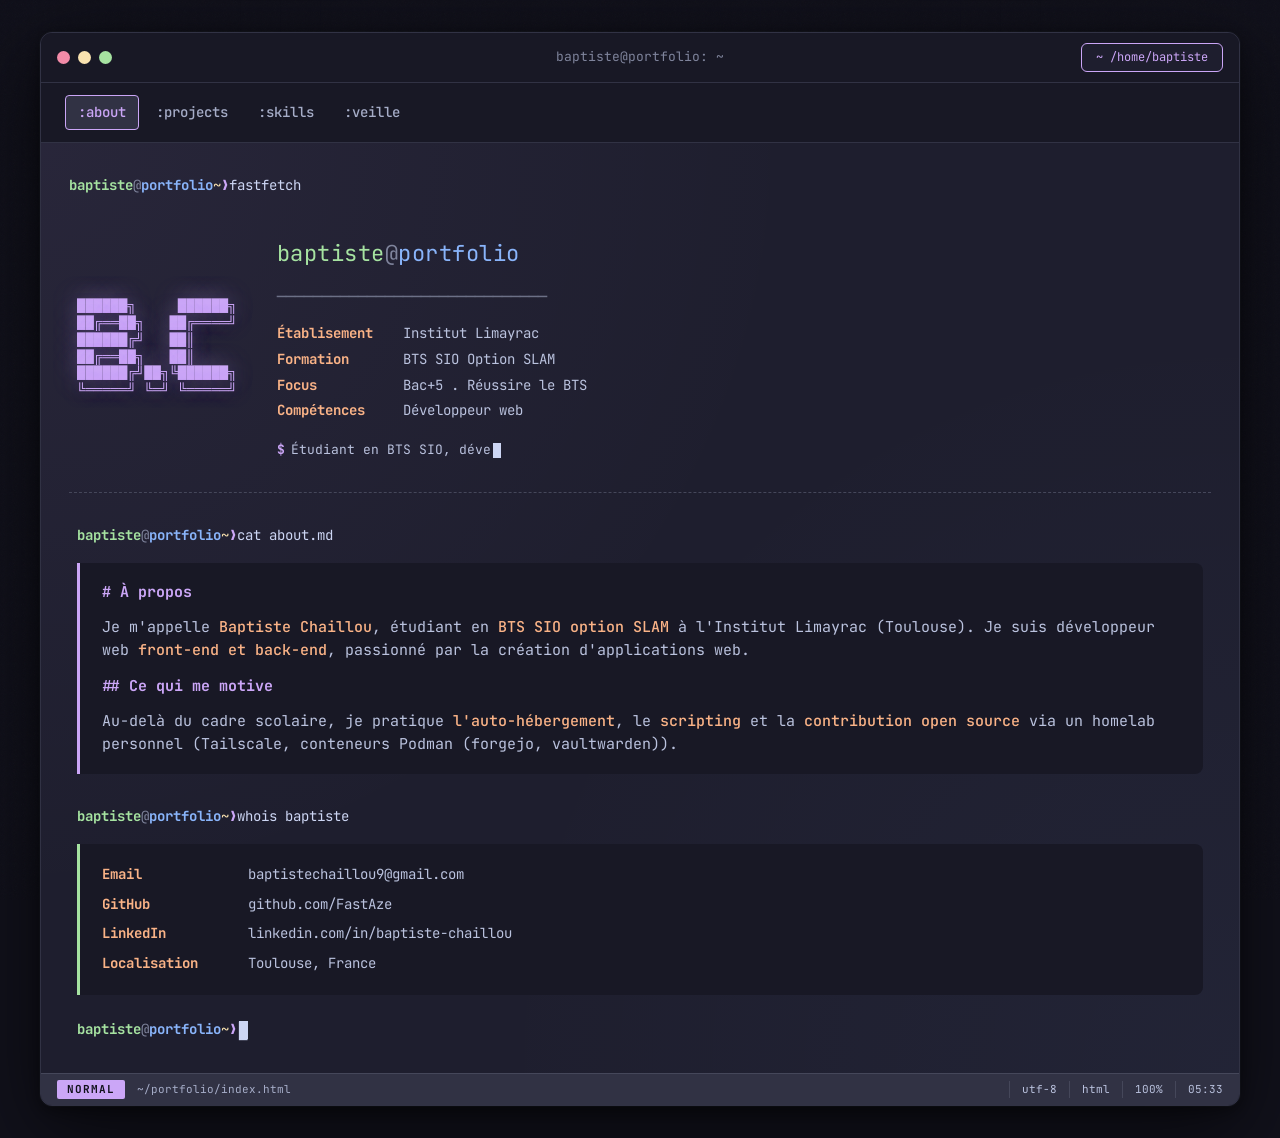
<file: index.html>
<!DOCTYPE html>
<html lang="fr">
<head>
  <meta charset="UTF-8" />
  <meta name="viewport" content="width=device-width, initial-scale=1.0" />
  <title>baptiste@portfolio ~ À propos</title>
  <link rel="preconnect" href="https://fonts.googleapis.com" />
  <link rel="preconnect" href="https://fonts.gstatic.com" crossorigin />
  <link href="https://fonts.googleapis.com/css2?family=JetBrains+Mono:ital,wght@0,400;0,500;0,700;1,400&display=swap" rel="stylesheet" />
  <link rel="stylesheet" href="css/style.css" />
</head>
<body>

  <div class="bg-grid"></div>
  <div class="bg-noise"></div>

  <main class="terminal">

    <header class="term-header">
      <div class="term-buttons">
        <span class="btn-close"></span>
        <span class="btn-min"></span>
        <span class="btn-max"></span>
      </div>
      <div class="term-title">baptiste@portfolio: ~</div>
      <div class="term-tabs">
        <span class="tab active">~ /home/baptiste</span>
      </div>
    </header>

    <nav class="navbar" aria-label="Navigation principale">
      <a href="index.html"       class="nav-link active"><span class="nav-key">:about</span></a>
      <a href="projets.html"     class="nav-link"><span class="nav-key">:projects</span></a>
      <a href="competences.html" class="nav-link"><span class="nav-key">:skills</span></a>
      <a href="veille.html"      class="nav-link"><span class="nav-key">:veille</span></a>
    </nav>

    <div class="term-body">

      <!-- Hero fastfetch -->
      <section>
        <div class="prompt-line" style="margin-top:0">
          <span class="ps1-user">baptiste</span><span class="ps1-at">@</span><span class="ps1-host">portfolio</span>
          <span class="ps1-arrow"> </span>
          <span class="ps1-path">~</span>
          <span class="ps1-prompt"> ❯ </span>
          <span class="ps1-cmd">fastfetch</span>
        </div>

        <div class="hero">
          <pre class="ascii" aria-hidden="true">
██████╗     ██████╗
██╔══██╗   ██╔════╝
██████╔╝   ██║     
██╔══██╗   ██║     
██████╔╝██╗╚██████╗
╚═════╝ ╚═╝ ╚═════╝</pre>

          <div>
            <p class="info-name">
              <span class="user">baptiste</span><span class="at">@</span><span class="host">portfolio</span>
            </p>
            <p class="info-sep">──────────────────────────────</p>
            <ul class="info-list">
              <li><span class="key">Établisement</span><span class="val">Institut Limayrac</span></li>
              <li><span class="key">Formation</span><span class="val">BTS SIO Option SLAM</span></li>
              <li><span class="key">Focus</span><span class="val">Bac+5 . Réussire le BTS</span></li>
              <li><span class="key">Compétences</span><span class="val">Développeur web</span></li>
            </ul>
            <div class="typewriter-line">
              <span class="tw-prompt">$</span>
              <span class="tw-text" id="tw"></span><span class="tw-cursor"></span>
            </div>
          </div>
        </div>
      </section>

      <!-- Bio -->
      <section class="about-bio">
        <div class="prompt-line">
          <span class="ps1-user">baptiste</span><span class="ps1-at">@</span><span class="ps1-host">portfolio</span>
          <span class="ps1-arrow"> </span>
          <span class="ps1-path">~</span>
          <span class="ps1-prompt"> ❯ </span>
          <span class="ps1-cmd">cat about.md</span>
        </div>

        <article class="md-output">
          <p><span class="md-h"># À propos</span></p>
          <p>
            Je m'appelle <em>Baptiste Chaillou</em>, étudiant en <em>BTS SIO option SLAM</em>
            à l'Institut Limayrac (Toulouse).
            Je suis développeur web <em>front-end et back-end</em>, passionné par la création
            d'applications web.
          </p>
          <p>
            <span class="md-h">## Ce qui me motive</span>
          </p>
          <p>
            Au-delà du cadre scolaire, je pratique <em>l'auto-hébergement</em>,
            le <em>scripting</em> et la <em>contribution open source</em> via un
            homelab personnel (Tailscale, conteneurs Podman (forgejo, vaultwarden)).
          </p>
        </article>
      </section>

      <!-- Contact -->
      <section id="contact" class="section">
        <div class="prompt-line">
          <span class="ps1-user">baptiste</span><span class="ps1-at">@</span><span class="ps1-host">portfolio</span>
          <span class="ps1-arrow"> </span><span class="ps1-path">~</span>
          <span class="ps1-prompt"> ❯ </span>
          <span class="ps1-cmd">whois baptiste</span>
        </div>

        <div class="contact-block">
          <div class="contact-line">
            <span class="ck">Email</span>
            <span class="cv">baptistechaillou9@gmail.com</span>
          </div>
          <div class="contact-line">
            <span class="ck">GitHub</span>
            <a class="cv" href="https://github.com/FastAze" target="_blank">github.com/FastAze</a>
          </div>
          <div class="contact-line">
            <span class="ck">LinkedIn</span>
            <a class="cv" href="https://www.linkedin.com/in/baptiste-chaillou-354b6a331/" target="_blank">linkedin.com/in/baptiste-chaillou</a>
          </div>
          <div class="contact-line">
            <span class="ck">Localisation</span>
            <span class="cv">Toulouse, France</span>
          </div>
        </div>

        <div class="prompt-line idle">
          <span class="ps1-user">baptiste</span><span class="ps1-at">@</span><span class="ps1-host">portfolio</span>
          <span class="ps1-arrow"> </span><span class="ps1-path">~</span>
          <span class="ps1-prompt"> ❯ </span>
          <span class="cursor">█</span>
        </div>
      </section>

    </div>

    <footer class="statusbar">
      <span class="sb-left">
        <span class="sb-mode">NORMAL</span>
        <span class="sb-file">~/portfolio/index.html</span>
      </span>
      <span class="sb-right">
        <span class="sb-info">utf-8</span>
        <span class="sb-info">html</span>
        <span class="sb-info">100%</span>
        <span class="sb-info" id="clock">--:--</span>
      </span>
    </footer>

  </main>

  <script src="js/main.js" defer></script>
</body>
</html>
</file>
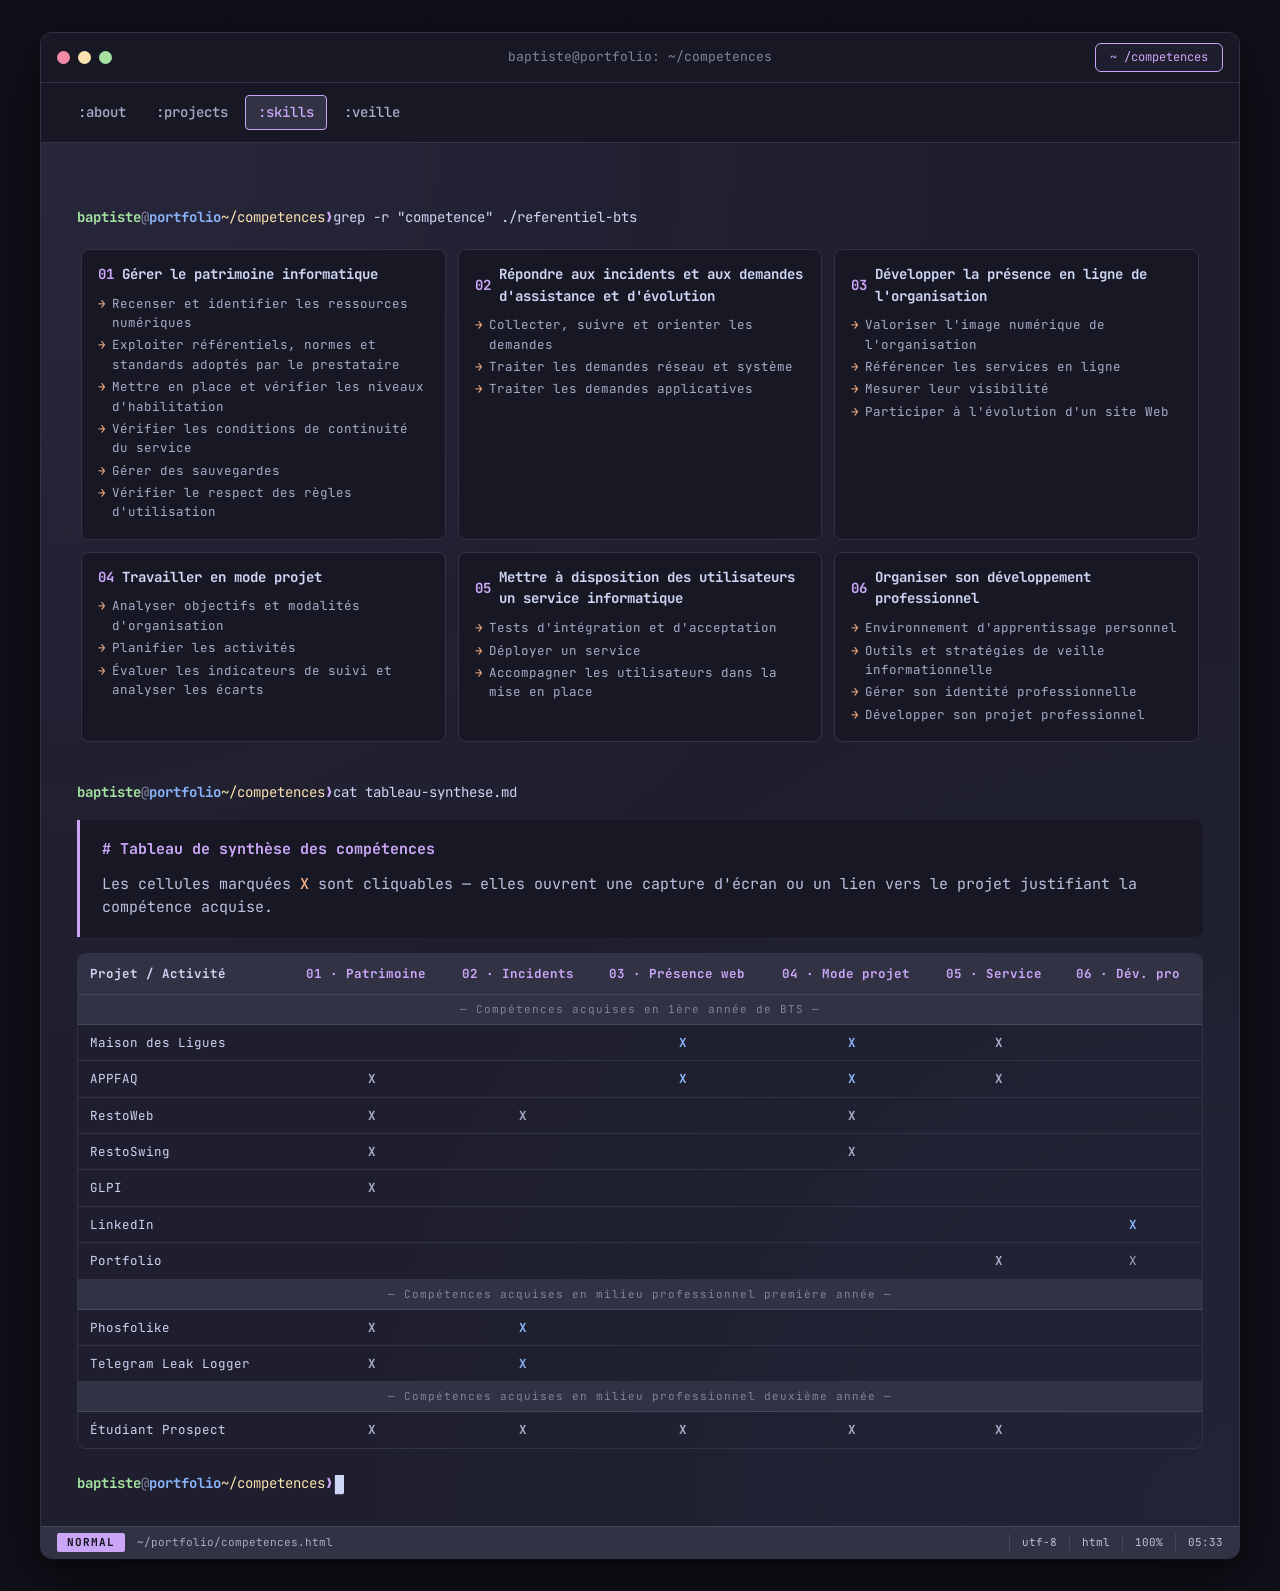
<file: competences.html>
<!DOCTYPE html>
<html lang="fr">
<head>
  <meta charset="UTF-8" />
  <meta name="viewport" content="width=device-width, initial-scale=1.0" />
  <title>baptiste@portfolio ~ Compétences</title>
  <link rel="preconnect" href="https://fonts.googleapis.com" />
  <link rel="preconnect" href="https://fonts.gstatic.com" crossorigin />
  <link href="https://fonts.googleapis.com/css2?family=JetBrains+Mono:ital,wght@0,400;0,500;0,700;1,400&display=swap" rel="stylesheet" />
  <link rel="stylesheet" href="css/style.css" />
</head>
<body>

  <div class="bg-grid"></div>
  <div class="bg-noise"></div>

  <main class="terminal">

    <header class="term-header">
      <div class="term-buttons">
        <span class="btn-close"></span>
        <span class="btn-min"></span>
        <span class="btn-max"></span>
      </div>
      <div class="term-title">baptiste@portfolio: ~/competences</div>
      <div class="term-tabs">
        <span class="tab active">~ /competences</span>
      </div>
    </header>

    <nav class="navbar" aria-label="Navigation principale">
      <a href="index.html"       class="nav-link"><span class="nav-key">:about</span></a>
      <a href="projets.html"     class="nav-link"><span class="nav-key">:projects</span></a>
      <a href="competences.html" class="nav-link active"><span class="nav-key">:skills</span></a>
      <a href="veille.html"      class="nav-link"><span class="nav-key">:veille</span></a>
    </nav>

    <div class="term-body">

      <section id="skills" class="section">

        <!-- Référentiel BTS -->
        <div class="prompt-line">
          <span class="ps1-user">baptiste</span><span class="ps1-at">@</span><span class="ps1-host">portfolio</span>
          <span class="ps1-arrow"> </span><span class="ps1-path">~/competences</span>
          <span class="ps1-prompt"> ❯ </span>
          <span class="ps1-cmd">grep -r "competence" ./referentiel-bts</span>
        </div>

        <div class="skills-grid">
          <article class="skill-card">
            <h3><span class="skill-num">01</span> Gérer le patrimoine informatique </h3>
            <ul>
              <li>Recenser et identifier les ressources numériques</li>
              <li>Exploiter référentiels, normes et standards adoptés par le prestataire</li>
              <li>Mettre en place et vérifier les niveaux d'habilitation</li>
              <li>Vérifier les conditions de continuité du service</li>
              <li>Gérer des sauvegardes</li>
              <li>Vérifier le respect des règles d'utilisation</li>
            </ul>
          </article>

          <article class="skill-card">
            <h3><span class="skill-num">02</span> Répondre aux incidents et aux demandes d'assistance et d'évolution </h3>
            <ul>
              <li>Collecter, suivre et orienter les demandes</li>
              <li>Traiter les demandes réseau et système</li>
              <li>Traiter les demandes applicatives</li>
            </ul>
          </article>

          <article class="skill-card">
            <h3><span class="skill-num">03</span> Développer la présence en ligne de l'organisation </h3>
            <ul>
              <li>Valoriser l'image numérique de l'organisation</li>
              <li>Référencer les services en ligne</li>
              <li>Mesurer leur visibilité</li>
              <li>Participer à l'évolution d'un site Web</li>
            </ul>
          </article>

          <article class="skill-card">
            <h3><span class="skill-num">04</span> Travailler en mode projet </h3>
            <ul>
              <li>Analyser objectifs et modalités d'organisation</li>
              <li>Planifier les activités</li>
              <li>Évaluer les indicateurs de suivi et analyser les écarts</li>
            </ul>
          </article>

          <article class="skill-card">
            <h3><span class="skill-num">05</span> Mettre à disposition des utilisateurs un service informatique </h3>
            <ul>
              <li>Tests d'intégration et d'acceptation</li>
              <li>Déployer un service</li>
              <li>Accompagner les utilisateurs dans la mise en place</li>
            </ul>
          </article>

          <article class="skill-card">
            <h3><span class="skill-num">06</span> Organiser son développement professionnel </h3>
            <ul>
              <li>Environnement d'apprentissage personnel</li>
              <li>Outils et stratégies de veille informationnelle</li>
              <li>Gérer son identité professionnelle</li>
              <li>Développer son projet professionnel</li>
            </ul>
          </article>
        </div>

        <!-- Tableau de synthèse -->
        <div class="prompt-line" style="margin-top: 36px;">
          <span class="ps1-user">baptiste</span><span class="ps1-at">@</span><span class="ps1-host">portfolio</span>
          <span class="ps1-arrow"> </span><span class="ps1-path">~/competences</span>
          <span class="ps1-prompt"> ❯ </span>
          <span class="ps1-cmd">cat tableau-synthese.md</span>
        </div>

        <div class="md-output" style="margin-bottom: 16px;">
          <p><span class="md-h"># Tableau de synthèse des compétences</span></p>
          <p>
            Les cellules marquées <em>X</em> sont cliquables — elles ouvrent une capture d'écran
            ou un lien vers le projet justifiant la compétence acquise.
          </p>
        </div>

        <div class="table-wrapper">
          <table class="competences-table">
            <thead>
              <tr>
                <th class="col-projet">Projet / Activité</th>
                <th title="Gérer le patrimoine informatique">01 · Patrimoine</th>
                <th title="Répondre aux incidents et demandes">02 · Incidents</th>
                <th title="Développer la présence en ligne">03 · Présence web</th>
                <th title="Travailler en mode projet">04 · Mode projet</th>
                <th title="Mettre à disposition des utilisateurs un service informatique">05 · Service</th>
                <th title="Organiser son développement professionnel">06 · Dév. pro</th>
              </tr>
            </thead>
            <tbody>
              <tr class="category-row">
                <td colspan="7">— Compétences acquises en 1ère année de BTS —</td>
              </tr>
              <tr>
                <td>Maison des Ligues</td>
                <td></td>
                <td></td>
                <td><a href="https://fastaze.github.io/maison-de-ligue/" target="_blank" class="cell-link">X</a></td>
                <td><a href="https://github.com/FastAze/maison-de-ligue" target="_blank" class="cell-link">X</a></td>
                <td class="cell-clickable" onclick="openPopup('image/pages2.png')">X</td>
                <td></td>
              </tr>
              <tr>
                <td>APPFAQ</td>
                <td class="cell-clickable" onclick="openPopup('image/image5.png')">X</td>
                <td></td>
                <td><a href="https://appfaq.page.gd/" target="_blank" class="cell-link">X</a></td>
                <td><a href="https://github.com/FastAze/APPFAQ" target="_blank" class="cell-link">X</a></td>
                <td class="cell-clickable" onclick="openPopup('image/image6.png')">X</td>
                <td></td>
              </tr>
                            <tr>
                <td>RestoWeb</td>
                <td class="cell-clickable" onclick="openPopup('image/img11.png')">X</td>
                <td class="cell-clickable" onclick="openPopup('image/img12.png')">X</td>
                <td></td>
                <td class="cell-clickable" onclick="openPopup('image/img13.png')">X</td>
                <td></td>
                <td></td>
              </tr>
              <tr>
                <td>RestoSwing</td>
                <td class="cell-clickable" onclick="openPopup('image/img11.png')">X</td>
                <td></td>
                <td></td>
                <td class="cell-clickable" onclick="openPopup('image/img13.png')">X</td>
                <td></td>
                <td></td>
              </tr>
              <tr>
                <td>GLPI</td>
                <td class="cell-clickable" onclick="openPopup('image/glpi.png')">X</td>
                <td></td>
                <td></td>
                <td></td>
                <td></td>
                <td></td>
              </tr>
              <tr>
                <td>LinkedIn</td>
                <td></td>
                <td></td>
                <td></td>
                <td></td>
                <td></td>
                <td><a href="https://www.linkedin.com/in/baptiste-chaillou-354b6a331/" target="_blank" class="cell-link">X</a></td>
              </tr>
              <tr>
                <td>Portfolio</td>
                <td></td>
                <td></td>
                <td></td>
                <td></td>
                <td class="cell-clickable" onclick="openPopup('image/pages1.png')">X</td>
                <td>X</td>
              </tr>
              <tr class="category-row">
                <td colspan="7">— Compétences acquises en milieu professionnel première année —</td>
              </tr>
              <tr>
                <td>Phosfolike</td>
                <td class="cell-clickable" onclick="openPopup('image/image1.png')">X</td>
                <td><a href="https://github.com/FastAze/phosfolike" target="_blank" class="cell-link">X</a></td>
                <td></td>
                <td></td>
                <td></td>
                <td></td>
              </tr>
              <tr>
                <td>Telegram Leak Logger</td>
                <td class="cell-clickable" onclick="openPopup('image/image3.png')">X</td>
                <td><a href="https://github.com/FastAze/django-telegram-group-logger" target="_blank" class="cell-link">X</a></td>
                <td></td>
                <td></td>
                <td></td>
                <td></td>
              </tr>
              <tr class="category-row">
                <td colspan="7">— Compétences acquises en milieu professionnel deuxième année —</td>
              </tr>
              <tr>
                <td>Étudiant Prospect</td>
                <td class="cell-clickable" onclick="openPopup('image/image7.png')">X</td>
                <td class="cell-clickable" onclick="openPopup('image/img8.png')">X</td>
                <td class="cell-clickable" onclick="openPopup('image/etudiantprospect.png')">X</td>
                <td class="cell-clickable" onclick="openPopup('image/img9.png')">X</td>
                <td class="cell-clickable" onclick="openPopup('image/img10.png')">X</td>
                <td></td>
              </tr>
            </tbody>
          </table>
        </div>

        <div class="prompt-line idle">
          <span class="ps1-user">baptiste</span><span class="ps1-at">@</span><span class="ps1-host">portfolio</span>
          <span class="ps1-arrow"> </span><span class="ps1-path">~/competences</span>
          <span class="ps1-prompt"> ❯ </span>
          <span class="cursor">█</span>
        </div>
      </section>

    </div>

    <footer class="statusbar">
      <span class="sb-left">
        <span class="sb-mode">NORMAL</span>
        <span class="sb-file">~/portfolio/competences.html</span>
      </span>
      <span class="sb-right">
        <span class="sb-info">utf-8</span>
        <span class="sb-info">html</span>
        <span class="sb-info">100%</span>
        <span class="sb-info" id="clock">--:--</span>
      </span>
    </footer>

  </main>

  <!-- Popup image/PDF -->
  <div class="popup-overlay" id="popup-overlay" onclick="closePopup(event)">
    <div class="popup-container" id="popup-container">
      <button class="popup-close" onclick="closePopup()">&times;</button>
      <div id="popup-content"></div>
    </div>
  </div>

  <script src="js/main.js" defer></script>
  <script>
    function openPopup(filePath) {
      const overlay = document.getElementById('popup-overlay');
      const content = document.getElementById('popup-content');
      const ext = filePath.split('.').pop().toLowerCase();
      if (ext === 'pdf') {
        content.innerHTML = `<iframe src="${filePath}" class="popup-pdf"></iframe>`;
      } else {
        content.innerHTML = `<img src="${filePath}" class="popup-image" alt="preview">`;
      }
      overlay.classList.add('active');
      document.addEventListener('keydown', handleEsc);
    }
    function closePopup(e) {
      if (e && e.target !== document.getElementById('popup-overlay') && !e.target.classList.contains('popup-close')) return;
      const overlay = document.getElementById('popup-overlay');
      overlay.classList.remove('active');
      document.getElementById('popup-content').innerHTML = '';
      document.removeEventListener('keydown', handleEsc);
    }
    function handleEsc(e) { if (e.key === 'Escape') { document.getElementById('popup-overlay').classList.remove('active'); document.getElementById('popup-content').innerHTML = ''; document.removeEventListener('keydown', handleEsc); } }
  </script>
</body>
</html>
</file>
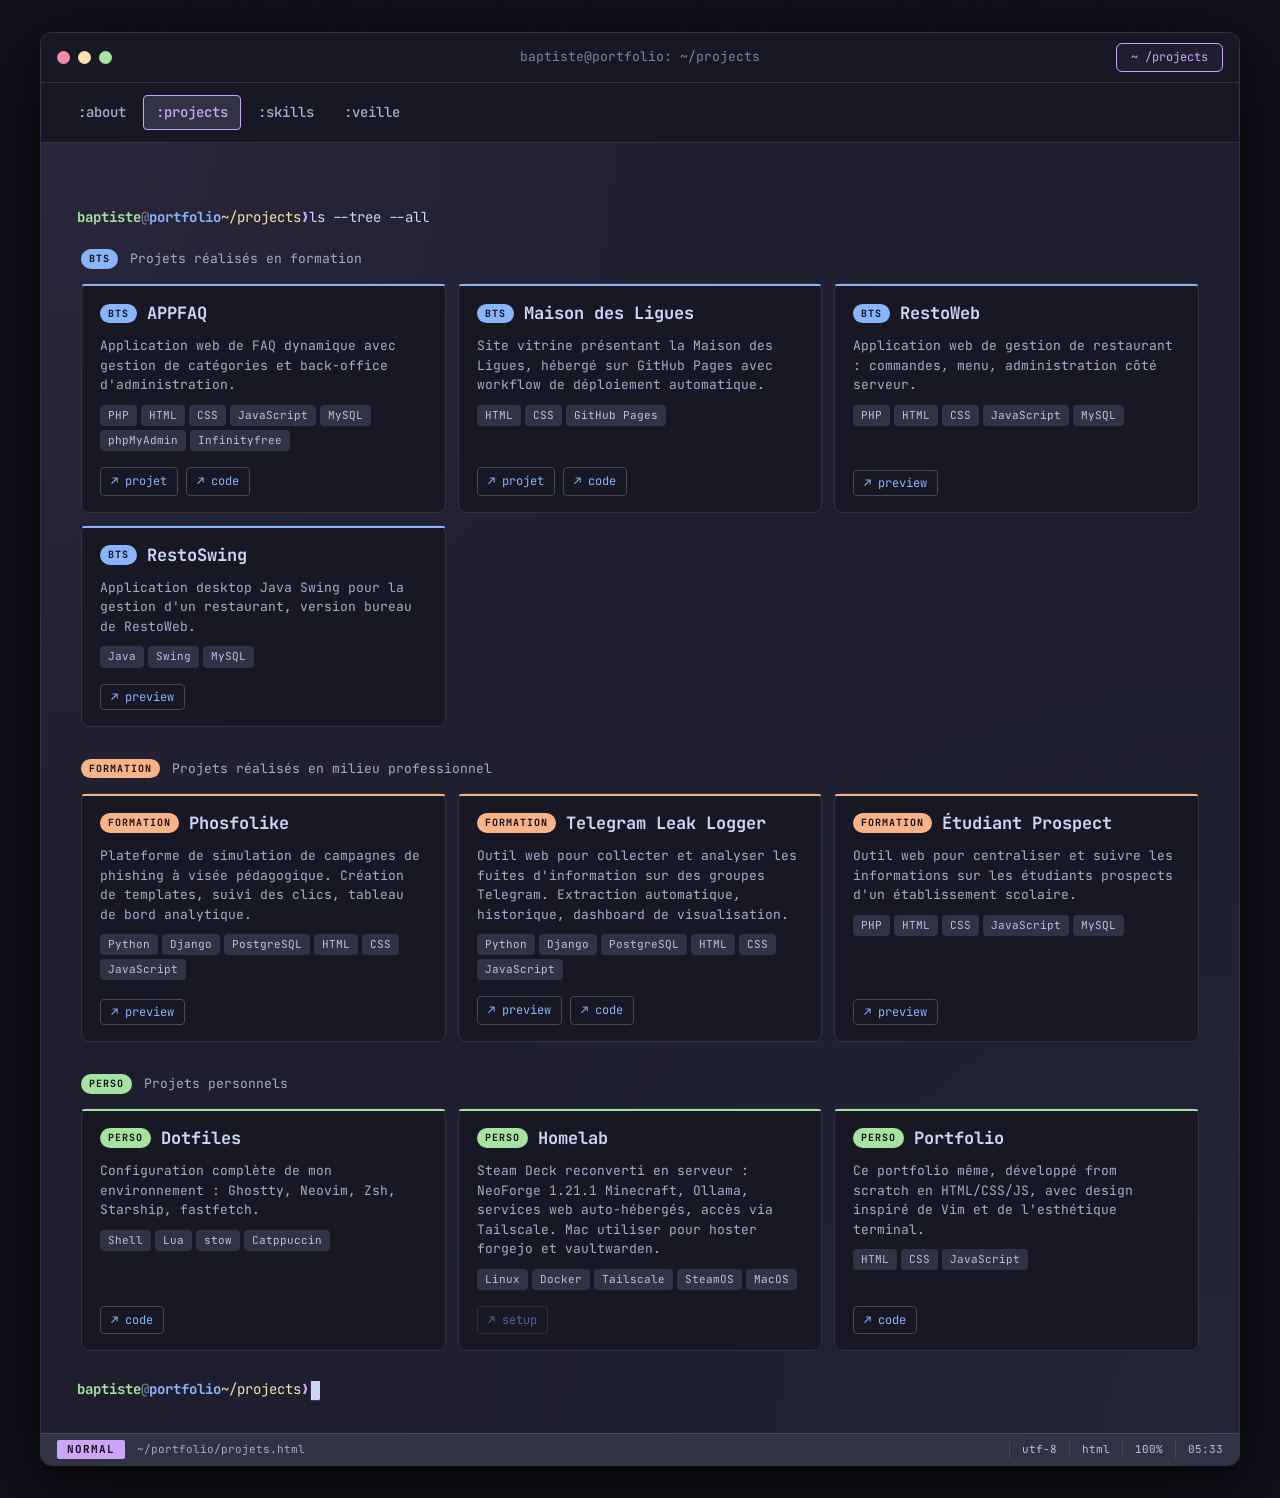
<file: projets.html>
<!DOCTYPE html>
<html lang="fr">
<head>
  <meta charset="UTF-8" />
  <meta name="viewport" content="width=device-width, initial-scale=1.0" />
  <title>baptiste@portfolio ~ Projets</title>
  <link rel="preconnect" href="https://fonts.googleapis.com" />
  <link rel="preconnect" href="https://fonts.gstatic.com" crossorigin />
  <link href="https://fonts.googleapis.com/css2?family=JetBrains+Mono:ital,wght@0,400;0,500;0,700;1,400&display=swap" rel="stylesheet" />
  <link rel="stylesheet" href="css/style.css" />
</head>
<body>

  <div class="bg-grid"></div>
  <div class="bg-noise"></div>

  <main class="terminal">

    <header class="term-header">
      <div class="term-buttons">
        <span class="btn-close"></span>
        <span class="btn-min"></span>
        <span class="btn-max"></span>
      </div>
      <div class="term-title">baptiste@portfolio: ~/projects</div>
      <div class="term-tabs">
        <span class="tab active">~ /projects</span>
      </div>
    </header>

    <nav class="navbar" aria-label="Navigation principale">
      <a href="index.html"       class="nav-link"><span class="nav-key">:about</span></a>
      <a href="projets.html"     class="nav-link active"><span class="nav-key">:projects</span></a>
      <a href="competences.html" class="nav-link"><span class="nav-key">:skills</span></a>
      <a href="veille.html"      class="nav-link"><span class="nav-key">:veille</span></a>
    </nav>

    <div class="term-body">

      <section id="projects" class="section">
        <div class="prompt-line">
          <span class="ps1-user">baptiste</span><span class="ps1-at">@</span><span class="ps1-host">portfolio</span>
          <span class="ps1-arrow"> </span><span class="ps1-path">~/projects</span>
          <span class="ps1-prompt"> ❯ </span>
          <span class="ps1-cmd">ls --tree --all</span>
        </div>

        <!-- Projets BTS -->
        <div class="section-label">
          <span class="tile-tag">BTS</span>
          <span class="label-title">Projets réalisés en formation</span>
        </div>

        <div class="tiling-grid">

          <article class="tile tile-bts">
            <header class="tile-head">
              <span class="tile-tag">BTS</span>
              <h3 class="tile-title">APPFAQ</h3>
            </header>
            <p class="tile-desc">
              Application web de FAQ dynamique avec gestion de catégories
              et back-office d'administration.
            </p>
            <ul class="tile-tech">
              <li>PHP</li><li>HTML</li><li>CSS</li>
              <li>JavaScript</li><li>MySQL</li><li>phpMyAdmin</li><li>Infinityfree</li>
            </ul>
            <div class="tile-actions">
              <a href="https://appfaq.page.gd/?i=1" target="_blank" class="btn-link">↗ projet</a>
              <a href="https://github.com/FastAze/APPFAQ" target="_blank" class="btn-link">↗ code</a>
            </div>
          </article>

          <article class="tile tile-bts">
            <header class="tile-head">
              <span class="tile-tag">BTS</span>
              <h3 class="tile-title">Maison des Ligues</h3>
            </header>
            <p class="tile-desc">
              Site vitrine présentant la Maison des Ligues, hébergé sur
              GitHub Pages avec workflow de déploiement automatique.
            </p>
            <ul class="tile-tech">
              <li>HTML</li><li>CSS</li><li>GitHub Pages</li>
            </ul>
            <div class="tile-actions">
              <a href="https://fastaze.github.io/maison-de-ligue/" target="_blank" class="btn-link">↗ projet</a>
              <a href="https://github.com/FastAze/maison-de-ligue" target="_blank" class="btn-link">↗ code</a>
            </div>
          </article>

          <article class="tile tile-bts">
            <header class="tile-head">
              <span class="tile-tag">BTS</span>
              <h3 class="tile-title">RestoWeb</h3>
            </header>
            <p class="tile-desc">
              Application web de gestion de restaurant : commandes, menu,
              administration côté serveur.
            </p>
            <ul class="tile-tech">
              <li>PHP</li><li>HTML</li><li>CSS</li><li>JavaScript</li><li>MySQL</li>
            </ul>
            <div class="tile-actions">
              <button class="btn-link btn-popup" onclick="openPopup('image/img11.png')">↗ preview</button>
            </div>
          </article>

          <article class="tile tile-bts">
            <header class="tile-head">
              <span class="tile-tag">BTS</span>
              <h3 class="tile-title">RestoSwing</h3>
            </header>
            <p class="tile-desc">
              Application desktop Java Swing pour la gestion d'un restaurant,
              version bureau de RestoWeb.
            </p>
            <ul class="tile-tech">
              <li>Java</li><li>Swing</li><li>MySQL</li>
            </ul>
            <div class="tile-actions">
              <button class="btn-link btn-popup" onclick="openPopup('image/img11.png')">↗ preview</button>
            </div>
          </article>

        </div>

        <!-- Projets Formation -->
        <div class="section-label" style="margin-top: 28px;">
          <span class="tile-tag tag-formation">FORMATION</span>
          <span class="label-title">Projets réalisés en milieu professionnel</span>
        </div>

        <div class="tiling-grid">

          <article class="tile tile-formation">
            <header class="tile-head">
              <span class="tile-tag tag-formation">FORMATION</span>
              <h3 class="tile-title">Phosfolike</h3>
            </header>
            <p class="tile-desc">
              Plateforme de simulation de campagnes de phishing à visée
              pédagogique. Création de templates, suivi des clics, tableau
              de bord analytique.
            </p>
            <ul class="tile-tech">
              <li>Python</li><li>Django</li><li>PostgreSQL</li>
              <li>HTML</li><li>CSS</li><li>JavaScript</li>
            </ul>
            <div class="tile-actions">
              <button class="btn-link btn-popup" onclick="openPopup('image/phosfopre.png')">↗ preview</button>
            </div>
          </article>

          <article class="tile tile-formation">
            <header class="tile-head">
              <span class="tile-tag tag-formation">FORMATION</span>
              <h3 class="tile-title">Telegram Leak Logger</h3>
            </header>
            <p class="tile-desc">
              Outil web pour collecter et analyser les fuites d'information
              sur des groupes Telegram. Extraction automatique, historique,
              dashboard de visualisation.
            </p>
            <ul class="tile-tech">
              <li>Python</li><li>Django</li><li>PostgreSQL</li>
              <li>HTML</li><li>CSS</li><li>JavaScript</li>
            </ul>
            <div class="tile-actions">
              <button class="btn-link btn-popup" onclick="openPopup('image/tll.png')">↗ preview</button>
              <a href="https://github.com/FastAze/django-telegram-group-logger" target="_blank" class="btn-link">↗ code</a>
            </div>
          </article>

          <article class="tile tile-formation">
            <header class="tile-head">
              <span class="tile-tag tag-formation">FORMATION</span>
              <h3 class="tile-title">Étudiant Prospect</h3>
            </header>
            <p class="tile-desc">
              Outil web pour centraliser et suivre les informations sur
              les étudiants prospects d'un établissement scolaire.
            </p>
            <ul class="tile-tech">
              <li>PHP</li><li>HTML</li><li>CSS</li><li>JavaScript</li><li>MySQL</li>
            </ul>
            <div class="tile-actions">
              <button class="btn-link btn-popup" onclick="openPopup('image/etudiantprospect.png')">↗ preview</button>
            </div>
          </article>

        </div>

        <!-- Projets Perso -->
        <div class="section-label" style="margin-top: 28px;">
          <span class="tile-tag tag-perso">PERSO</span>
          <span class="label-title">Projets personnels</span>
        </div>

        <div class="tiling-grid">

          <article class="tile tile-perso">
            <header class="tile-head">
              <span class="tile-tag tag-perso">PERSO</span>
              <h3 class="tile-title">Dotfiles</h3>
            </header>
            <p class="tile-desc">
              Configuration complète de mon environnement : Ghostty,
              Neovim, Zsh, Starship, fastfetch.
            </p>
            <ul class="tile-tech">
              <li>Shell</li><li>Lua</li><li>stow</li><li>Catppuccin</li>
            </ul>
            <div class="tile-actions">
              <a href="https://github.com/FastAze" target="_blank" class="btn-link">↗ code</a>
            </div>
          </article>

          <article class="tile tile-perso">
            <header class="tile-head">
              <span class="tile-tag tag-perso">PERSO</span>
              <h3 class="tile-title">Homelab</h3>
            </header>
            <p class="tile-desc">
              Steam Deck reconverti en serveur : NeoForge 1.21.1 Minecraft,
              Ollama, services web auto-hébergés, accès via Tailscale. Mac utiliser pour hoster forgejo et vaultwarden.
            </p>
            <ul class="tile-tech">
              <li>Linux</li><li>Docker</li><li>Tailscale</li><li>SteamOS</li><li>MacOS</li>
            </ul>
            <div class="tile-actions">
              <span class="btn-link" style="opacity:0.5;cursor:default">↗ setup</span>
            </div>
          </article>

          <article class="tile tile-perso">
            <header class="tile-head">
              <span class="tile-tag tag-perso">PERSO</span>
              <h3 class="tile-title">Portfolio</h3>
            </header>
            <p class="tile-desc">
              Ce portfolio même, développé from scratch en HTML/CSS/JS,
              avec design inspiré de Vim et de l'esthétique terminal.
            </p>
            <ul class="tile-tech">
              <li>HTML</li><li>CSS</li><li>JavaScript</li>
            </ul>
            <div class="tile-actions">
              <a href="https://github.com/FastAze/portfolio" target="_blank" class="btn-link">↗ code</a>
            </div>
          </article>

        </div>

        <div class="prompt-line idle">
          <span class="ps1-user">baptiste</span><span class="ps1-at">@</span><span class="ps1-host">portfolio</span>
          <span class="ps1-arrow"> </span><span class="ps1-path">~/projects</span>
          <span class="ps1-prompt"> ❯ </span>
          <span class="cursor">█</span>
        </div>
      </section>

    </div>

    <footer class="statusbar">
      <span class="sb-left">
        <span class="sb-mode">NORMAL</span>
        <span class="sb-file">~/portfolio/projets.html</span>
      </span>
      <span class="sb-right">
        <span class="sb-info">utf-8</span>
        <span class="sb-info">html</span>
        <span class="sb-info">100%</span>
        <span class="sb-info" id="clock">--:--</span>
      </span>
    </footer>

  </main>

  <!-- Popup image/PDF -->
  <div class="popup-overlay" id="popup-overlay" onclick="closePopup(event)">
    <div class="popup-container" id="popup-container">
      <button class="popup-close" onclick="closePopup()">&times;</button>
      <div id="popup-content"></div>
    </div>
  </div>

  <script src="js/main.js" defer></script>
  <script>
    function openPopup(filePath) {
      const overlay = document.getElementById('popup-overlay');
      const content = document.getElementById('popup-content');
      const ext = filePath.split('.').pop().toLowerCase();
      if (ext === 'pdf') {
        content.innerHTML = `<iframe src="${filePath}" class="popup-pdf"></iframe>`;
      } else {
        content.innerHTML = `<img src="${filePath}" class="popup-image" alt="preview">`;
      }
      overlay.classList.add('active');
      document.addEventListener('keydown', handleEsc);
    }
    function closePopup(e) {
      if (e && e.target !== document.getElementById('popup-overlay') && !e.target.classList.contains('popup-close')) return;
      const overlay = document.getElementById('popup-overlay');
      overlay.classList.remove('active');
      document.getElementById('popup-content').innerHTML = '';
      document.removeEventListener('keydown', handleEsc);
    }
    function handleEsc(e) { if (e.key === 'Escape') { document.getElementById('popup-overlay').classList.remove('active'); document.getElementById('popup-content').innerHTML = ''; document.removeEventListener('keydown', handleEsc); } }
  </script>
</body>
</html>
</file>
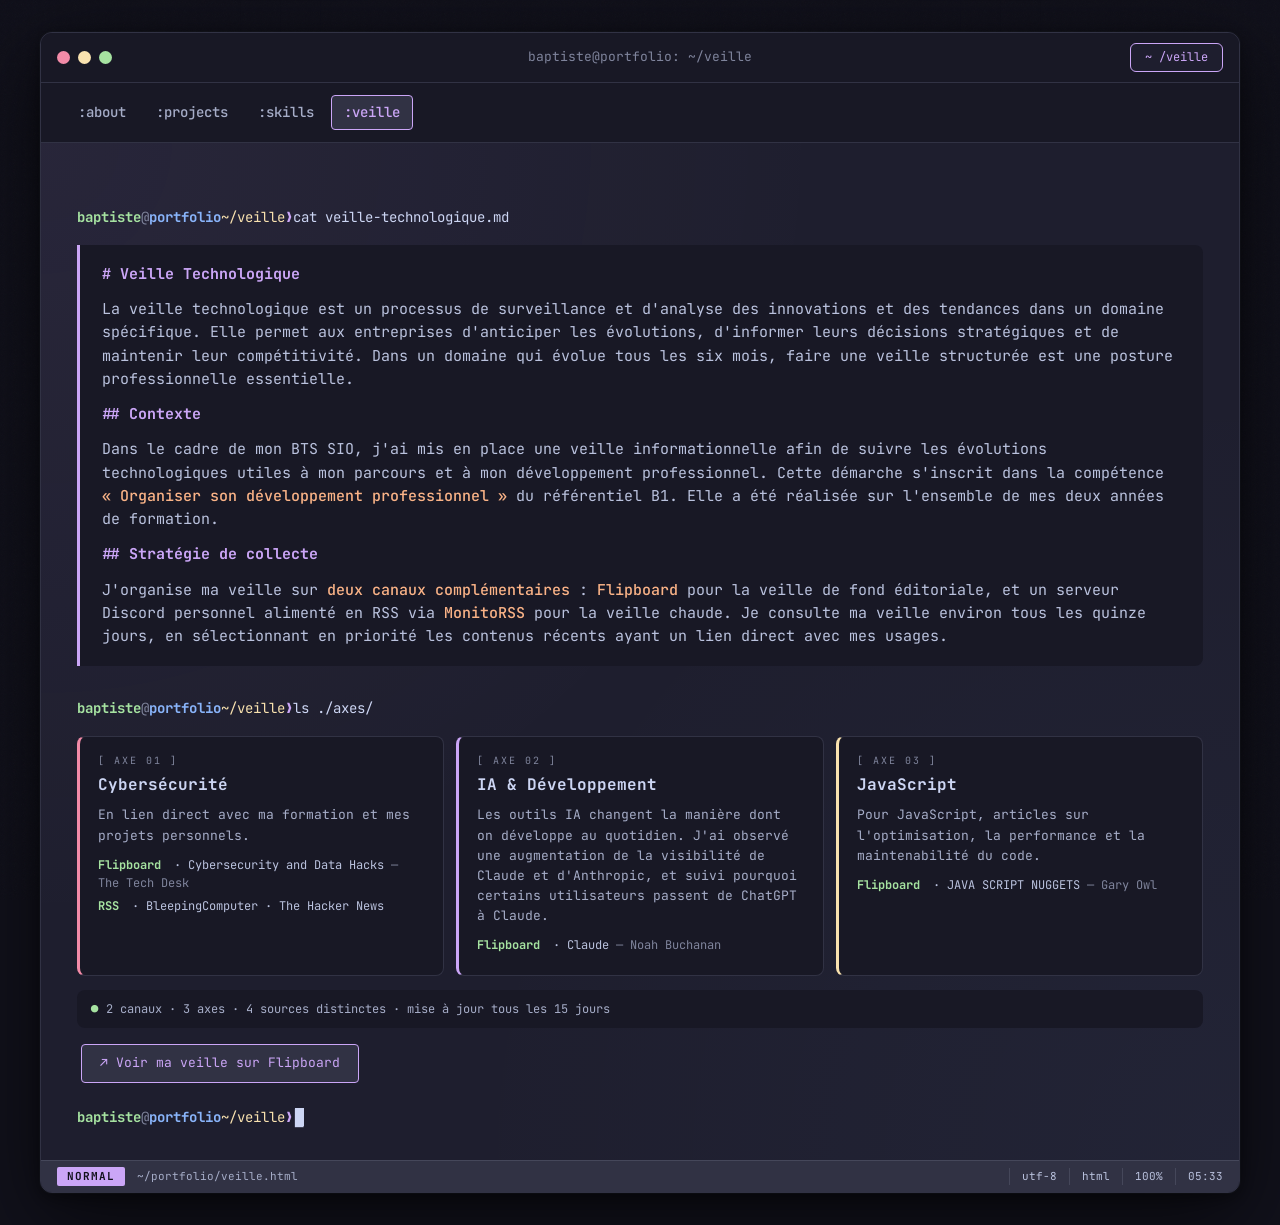
<file: veille.html>
<!DOCTYPE html>
<html lang="fr">
<head>
  <meta charset="UTF-8" />
  <meta name="viewport" content="width=device-width, initial-scale=1.0" />
  <title>baptiste@portfolio ~ Veille Techno</title>
  <link rel="preconnect" href="https://fonts.googleapis.com" />
  <link rel="preconnect" href="https://fonts.gstatic.com" crossorigin />
  <link href="https://fonts.googleapis.com/css2?family=JetBrains+Mono:ital,wght@0,400;0,500;0,700;1,400&display=swap" rel="stylesheet" />
  <link rel="stylesheet" href="css/style.css" />
</head>
<body>

  <div class="bg-grid"></div>
  <div class="bg-noise"></div>

  <main class="terminal">

    <header class="term-header">
      <div class="term-buttons">
        <span class="btn-close"></span>
        <span class="btn-min"></span>
        <span class="btn-max"></span>
      </div>
      <div class="term-title">baptiste@portfolio: ~/veille</div>
      <div class="term-tabs">
        <span class="tab active">~ /veille</span>
      </div>
    </header>

    <nav class="navbar" aria-label="Navigation principale">
      <a href="index.html"       class="nav-link"><span class="nav-key">:about</span></a>
      <a href="projets.html"     class="nav-link"><span class="nav-key">:projects</span></a>
      <a href="competences.html" class="nav-link"><span class="nav-key">:skills</span></a>
      <a href="veille.html"      class="nav-link active"><span class="nav-key">:veille</span></a>
    </nav>

    <div class="term-body">

      <section id="veille" class="section">

        <div class="prompt-line">
          <span class="ps1-user">baptiste</span><span class="ps1-at">@</span><span class="ps1-host">portfolio</span>
          <span class="ps1-arrow"> </span><span class="ps1-path">~/veille</span>
          <span class="ps1-prompt"> ❯ </span>
          <span class="ps1-cmd">cat veille-technologique.md</span>
        </div>

        <article class="md-output">
          <p><span class="md-h"># Veille Technologique</span></p>
          <p>
            La veille technologique est un processus de surveillance et d'analyse des innovations
            et des tendances dans un domaine spécifique. Elle permet aux entreprises d'anticiper
            les évolutions, d'informer leurs décisions stratégiques et de maintenir leur
            compétitivité. Dans un domaine qui évolue tous les six mois, faire une veille
            structurée est une posture professionnelle essentielle.
          </p>

          <p><span class="md-h">## Contexte</span></p>
          <p>
            Dans le cadre de mon BTS SIO, j'ai mis en place une veille informationnelle afin
            de suivre les évolutions technologiques utiles à mon parcours et à mon développement
            professionnel. Cette démarche s'inscrit dans la compétence
            <em>« Organiser son développement professionnel »</em> du référentiel B1.
            Elle a été réalisée sur l'ensemble de mes deux années de formation.
          </p>

          <p><span class="md-h">## Stratégie de collecte</span></p>
          <p>
            J'organise ma veille sur <em>deux canaux complémentaires</em> :
            <em>Flipboard</em> pour la veille de fond éditoriale, et un serveur Discord
            personnel alimenté en RSS via <em>MonitoRSS</em> pour la veille chaude.
            Je consulte ma veille environ tous les quinze jours, en sélectionnant
            en priorité les contenus récents ayant un lien direct avec mes usages.
          </p>
        </article>

        <!-- Axes de veille -->
        <div class="prompt-line">
          <span class="ps1-user">baptiste</span><span class="ps1-at">@</span><span class="ps1-host">portfolio</span>
          <span class="ps1-arrow"> </span><span class="ps1-path">~/veille</span>
          <span class="ps1-prompt"> ❯ </span>
          <span class="ps1-cmd">ls ./axes/</span>
        </div>

        <div class="veille-grid">

          <article class="veille-card cyber">
            <header>
              <span class="vc-axis">[ AXE 01 ]</span>
              <h3>Cybersécurité</h3>
            </header>
            <p>En lien direct avec ma formation et mes projets personnels.</p>
            <ul class="vc-sources">
              <li><strong>Flipboard</strong> · Cybersecurity and Data Hacks <span>— The Tech Desk</span></li>
              <li><strong>RSS</strong> · BleepingComputer · The Hacker News</li>
            </ul>
          </article>

          <article class="veille-card ai">
            <header>
              <span class="vc-axis">[ AXE 02 ]</span>
              <h3>IA &amp; Développement</h3>
            </header>
            <p>
              Les outils IA changent la manière dont on développe au quotidien.
              J'ai observé une augmentation de la visibilité de Claude et d'Anthropic,
              et suivi pourquoi certains utilisateurs passent de ChatGPT à Claude.
            </p>
            <ul class="vc-sources">
              <li><strong>Flipboard</strong> · Claude <span>— Noah Buchanan</span></li>
            </ul>
          </article>

          <article class="veille-card web">
            <header>
              <span class="vc-axis">[ AXE 03 ]</span>
              <h3>JavaScript</h3>
            </header>
            <p>
              Pour JavaScript, articles sur l'optimisation, la performance
              et la maintenabilité du code.
            </p>
            <ul class="vc-sources">
              <li><strong>Flipboard</strong> · JAVA SCRIPT NUGGETS <span>— Gary Owl</span></li>
            </ul>
          </article>

        </div>

        <!-- Footer veille -->
        <div class="veille-footer">
          <span class="status">●</span>
          <span>2 canaux · 3 axes · 4 sources distinctes · mise à jour tous les 15 jours</span>
        </div>

        <!-- Lien Flipboard -->
        <div style="margin-top: 16px; padding: 0 4px;">
          <a href="https://flipboard.com/@baptistecha7icr/veil-technologique-42bgubo1z?from=share&utm_source=flipboard&utm_medium=curator_share"
             target="_blank" class="btn-flipboard">
            ↗ Voir ma veille sur Flipboard
          </a>
        </div>

        <div class="prompt-line idle">
          <span class="ps1-user">baptiste</span><span class="ps1-at">@</span><span class="ps1-host">portfolio</span>
          <span class="ps1-arrow"> </span><span class="ps1-path">~/veille</span>
          <span class="ps1-prompt"> ❯ </span>
          <span class="cursor">█</span>
        </div>
      </section>

    </div>

    <footer class="statusbar">
      <span class="sb-left">
        <span class="sb-mode">NORMAL</span>
        <span class="sb-file">~/portfolio/veille.html</span>
      </span>
      <span class="sb-right">
        <span class="sb-info">utf-8</span>
        <span class="sb-info">html</span>
        <span class="sb-info">100%</span>
        <span class="sb-info" id="clock">--:--</span>
      </span>
    </footer>

  </main>

  <script src="js/main.js" defer></script>
</body>
</html>
</file>
<file: css/style.css>
/* =========================================================
   Catppuccin Mocha · Portfolio · FastAze
   ========================================================= */

:root {
  /* Palette Catppuccin Mocha (officielle) */
  --base:     #1e1e2e;
  --mantle:   #181825;
  --crust:    #11111b;

  --surface0: #313244;
  --surface1: #45475a;
  --surface2: #585b70;

  --text:     #cdd6f4;
  --subtext1: #bac2de;
  --subtext0: #a6adc8;
  --overlay2: #9399b2;
  --overlay1: #7f849c;
  --overlay0: #6c7086;

  --rosewater:#f5e0dc;
  --flamingo: #f2cdcd;
  --pink:     #f5c2e7;
  --mauve:    #cba6f7;
  --red:      #f38ba8;
  --maroon:   #eba0ac;
  --peach:    #fab387;
  --yellow:   #f9e2af;
  --green:    #a6e3a1;
  --teal:     #94e2d5;
  --sky:      #89dceb;
  --sapphire: #74c7ec;
  --blue:     #89b4fa;
  --lavender: #b4befe;

  --font-mono: "JetBrains Mono", "Fira Code", ui-monospace, monospace;
  --radius: 8px;
}

* { box-sizing: border-box; }

html, body {
  margin: 0;
  padding: 0;
  background: var(--crust);
  color: var(--text);
  font-family: var(--font-mono);
  font-size: 15px;
  line-height: 1.55;
  -webkit-font-smoothing: antialiased;
  min-height: 100vh;
}

a { color: var(--blue); text-decoration: none; }
a:hover { color: var(--lavender); }

/* =========================================================
   Arrière-plan : grille + bruit
   ========================================================= */
.bg-grid {
  position: fixed; inset: 0;
  background-image:
    linear-gradient(var(--surface0) 1px, transparent 1px),
    linear-gradient(90deg, var(--surface0) 1px, transparent 1px);
  background-size: 40px 40px;
  opacity: 0.08;
  pointer-events: none;
  z-index: 0;
  mask-image: radial-gradient(circle at center, black 30%, transparent 80%);
}
.bg-noise {
  position: fixed; inset: 0;
  pointer-events: none;
  z-index: 0;
  opacity: 0.04;
  background-image: url("data:image/svg+xml;utf8,<svg xmlns='http://www.w3.org/2000/svg' width='200' height='200'><filter id='n'><feTurbulence baseFrequency='0.9'/></filter><rect width='100%25' height='100%25' filter='url(%23n)'/></svg>");
}

/* =========================================================
   Fenêtre terminal
   ========================================================= */
.terminal {
  position: relative;
  z-index: 1;
  max-width: 1200px;
  margin: 32px auto;
  background: var(--base);
  border: 1px solid var(--surface0);
  border-radius: 12px;
  box-shadow:
    0 0 0 1px rgba(205, 214, 244, 0.02),
    0 24px 80px rgba(0, 0, 0, 0.6),
    0 4px 16px rgba(0, 0, 0, 0.4);
  overflow: hidden;
}

/* Header Ghostty-like */
.term-header {
  background: var(--mantle);
  border-bottom: 1px solid var(--surface0);
  padding: 10px 16px;
  display: flex;
  align-items: center;
  gap: 16px;
  position: relative;
}
.term-buttons { display: flex; gap: 8px; }
.term-buttons span {
  width: 13px; height: 13px;
  border-radius: 50%;
  display: inline-block;
}
.btn-close { background: var(--red); }
.btn-min   { background: var(--yellow); }
.btn-max   { background: var(--green); }

.term-title {
  position: absolute;
  left: 50%; transform: translateX(-50%);
  color: var(--overlay1);
  font-size: 13px;
}

.term-tabs {
  margin-left: auto;
  display: flex;
}
.tab {
  background: var(--base);
  color: var(--subtext0);
  padding: 4px 14px;
  font-size: 12px;
  border-radius: 6px;
  border: 1px solid var(--surface0);
}
.tab.active { color: var(--mauve); border-color: var(--mauve); }

/* =========================================================
   Navbar style vim/i3
   ========================================================= */
.navbar {
  display: flex;
  flex-wrap: wrap;
  gap: 4px;
  padding: 12px 24px;
  background: var(--mantle);
  border-bottom: 1px solid var(--surface0);
  font-size: 14px;
}
.nav-link {
  position: relative;
  padding: 6px 12px;
  border-radius: 4px;
  color: var(--subtext0);
  transition: all 0.15s ease;
  border: 1px solid transparent;
}
.nav-link:hover {
  background: var(--surface0);
  color: var(--mauve);
  border-color: var(--surface1);
}
.nav-link.active {
  background: var(--surface0);
  color: var(--mauve);
  border-color: var(--mauve);
}
.nav-key { font-weight: 500; }

/* =========================================================
   Corps
   ========================================================= */
.term-body {
  padding: 32px 28px 24px;
  background:
    radial-gradient(circle at 0% 0%, rgba(203, 166, 247, 0.06), transparent 50%),
    radial-gradient(circle at 100% 100%, rgba(137, 180, 250, 0.04), transparent 50%);
}

/* Ligne de prompt (PS1) */
.prompt-line {
  font-size: 14px;
  margin: 32px 0 16px;
  display: flex;
  align-items: center;
  flex-wrap: wrap;
}
.ps1-user   { color: var(--green); font-weight: 700; }
.ps1-at     { color: var(--overlay1); }
.ps1-host   { color: var(--blue); font-weight: 700; }
.ps1-arrow  { color: var(--overlay1); }
.ps1-path   { color: var(--yellow); }
.ps1-prompt { color: var(--mauve); font-weight: 700; }
.ps1-cmd    { color: var(--text); }

/* Curseur clignotant */
.cursor {
  display: inline-block;
  background: var(--text);
  color: var(--text);
  width: 9px; height: 18px;
  margin-left: 2px;
  animation: blink 1s steps(2, start) infinite;
  vertical-align: middle;
}
@keyframes blink {
  0%, 50% { opacity: 1; }
  51%, 100% { opacity: 0; }
}

/* =========================================================
   HERO fastfetch
   ========================================================= */
.hero {
  display: grid;
  grid-template-columns: auto 1fr;
  gap: 40px;
  align-items: center;
  padding: 24px 8px 32px;
  border-bottom: 1px dashed var(--surface1);
  margin-bottom: 16px;
}
.ascii {
  color: var(--mauve);
  font-size: 14px;
  line-height: 1.2;
  margin: 0;
  text-shadow: 0 0 24px rgba(203, 166, 247, 0.35);
}
.info-name {
  font-size: 22px;
  margin: 0 0 6px;
  letter-spacing: 0.5px;
}
.info-name .user { color: var(--green); }
.info-name .at   { color: var(--overlay1); }
.info-name .host { color: var(--blue); }

.info-sep { color: var(--overlay0); margin-bottom: 14px; }

.info-list {
  list-style: none;
  padding: 0; margin: 0 0 18px;
  display: grid;
  grid-template-columns: 1fr;
  gap: 4px;
}
.info-list li {
  display: grid;
  grid-template-columns: 110px 1fr;
  gap: 16px;
  font-size: 14px;
}
.info-list .key {
  color: var(--peach);
  font-weight: 700;
}
.info-list .val { color: var(--subtext1); }

.palette { display: flex; gap: 6px; }
.palette span {
  width: 28px; height: 14px;
  border-radius: 2px;
  box-shadow: inset 0 0 0 1px rgba(0, 0, 0, 0.2);
}

/* Typewriter hero */
.typewriter-line {
  font-size: 13px;
  margin-top: 6px;
  display: flex;
  align-items: center;
  min-height: 20px;
}
.tw-prompt { color: var(--mauve); font-weight: 700; margin-right: 6px; }
.tw-text   { color: var(--subtext1); }
.tw-cursor {
  display: inline-block;
  background: var(--text);
  width: 8px; height: 15px;
  margin-left: 2px;
  vertical-align: middle;
  animation: blink 1s steps(2, start) infinite;
}

/* =========================================================
   Sections "markdown output"
   ========================================================= */
.about-bio,
.section { margin-top: 8px; padding: 0 8px; }

.md-output {
  background: var(--mantle);
  border-left: 3px solid var(--mauve);
  padding: 18px 22px;
  border-radius: 0 var(--radius) var(--radius) 0;
  margin-bottom: 16px;
}
.md-output p { margin: 0 0 12px; color: var(--subtext1); }
.md-output p:last-child { margin-bottom: 0; }
.md-output em {
  color: var(--peach);
  font-style: normal;
  font-weight: 500;
}
.md-h {
  color: var(--mauve);
  font-weight: 700;
}

/* =========================================================
   Tiling grid (projets) façon window manager
   ========================================================= */
.tiling-grid {
  display: grid;
  grid-template-columns: repeat(auto-fit, minmax(290px, 1fr));
  gap: 12px;
  padding: 4px;
}
.tile {
  background: var(--mantle);
  border: 1px solid var(--surface0);
  border-radius: var(--radius);
  padding: 16px 18px;
  display: flex;
  flex-direction: column;
  gap: 10px;
  transition: border-color 0.2s ease, transform 0.2s ease;
  position: relative;
}
.tile::before {
  content: "";
  position: absolute;
  top: 0; left: 0; right: 0; height: 2px;
  border-radius: var(--radius) var(--radius) 0 0;
  background: var(--blue);
}
.tile-bts::before       { background: var(--blue); }
.tile-formation::before { background: var(--peach); }
.tile-perso::before     { background: var(--green); }

.tile:hover {
  border-color: var(--mauve);
  transform: translateY(-2px);
}

.tile-head { display: flex; align-items: center; gap: 10px; }
.tile-tag {
  font-size: 10px;
  padding: 2px 8px;
  border-radius: 10px;
  background: var(--blue);
  color: var(--crust);
  font-weight: 700;
  letter-spacing: 1px;
}
.tag-formation { background: var(--peach); }
.tag-perso     { background: var(--green); }

.tile-title {
  margin: 0;
  font-size: 17px;
  color: var(--text);
  font-weight: 700;
}
.tile-desc {
  margin: 0;
  color: var(--subtext0);
  font-size: 13px;
  line-height: 1.5;
}
.tile-tech {
  display: flex;
  flex-wrap: wrap;
  gap: 4px;
  list-style: none;
  padding: 0;
  margin: 0;
}
.tile-tech li {
  font-size: 11px;
  padding: 2px 8px;
  border-radius: 4px;
  background: var(--surface0);
  color: var(--subtext1);
}
.tile-actions {
  display: flex;
  gap: 8px;
  margin-top: auto;
  padding-top: 6px;
}
.btn-link {
  font-size: 12px;
  padding: 4px 10px;
  border: 1px solid var(--surface1);
  border-radius: 4px;
  color: var(--blue);
  transition: all 0.15s ease;
}
.btn-link:hover {
  background: var(--blue);
  color: var(--crust);
  border-color: var(--blue);
}

/* =========================================================
   Compétences
   ========================================================= */
.skills-grid {
  display: grid;
  grid-template-columns: repeat(auto-fit, minmax(280px, 1fr));
  gap: 12px;
  padding: 4px;
}
.skill-card {
  background: var(--mantle);
  border: 1px solid var(--surface0);
  border-radius: var(--radius);
  padding: 14px 16px;
}
.skill-card h3 {
  margin: 0 0 8px;
  font-size: 14px;
  color: var(--text);
  display: flex;
  align-items: center;
  gap: 8px;
}
.skill-num {
  color: var(--mauve);
  font-weight: 700;
}
.skill-card ul {
  list-style: none;
  padding: 0;
  margin: 0;
}
.skill-card li {
  font-size: 12.5px;
  color: var(--subtext0);
  padding-left: 14px;
  position: relative;
  margin-bottom: 3px;
}
.skill-card li::before {
  content: "→";
  position: absolute;
  left: 0;
  color: var(--peach);
}

/* =========================================================
   Veille
   ========================================================= */
.veille-grid {
  display: grid;
  grid-template-columns: repeat(auto-fit, minmax(260px, 1fr));
  gap: 12px;
  margin-top: 12px;
}
.veille-card {
  background: var(--mantle);
  border: 1px solid var(--surface0);
  border-radius: var(--radius);
  padding: 16px 18px;
  position: relative;
}
.veille-card.cyber { border-left: 3px solid var(--red); }
.veille-card.ai    { border-left: 3px solid var(--mauve); }
.veille-card.web   { border-left: 3px solid var(--yellow); }

.veille-card header { margin-bottom: 8px; }
.vc-axis {
  display: block;
  font-size: 10px;
  letter-spacing: 2px;
  color: var(--overlay1);
  margin-bottom: 4px;
}
.veille-card h3 {
  margin: 0;
  color: var(--text);
  font-size: 16px;
}
.veille-card p {
  font-size: 13px;
  color: var(--subtext0);
  margin: 0 0 10px;
}
.vc-sources {
  list-style: none;
  padding: 0;
  margin: 0;
  font-size: 12px;
  color: var(--subtext1);
}
.vc-sources li { margin-bottom: 4px; }
.vc-sources strong { color: var(--green); margin-right: 6px; }
.vc-sources span { color: var(--overlay1); }

.veille-footer {
  margin-top: 14px;
  padding: 10px 14px;
  background: var(--mantle);
  border-radius: var(--radius);
  font-size: 12px;
  color: var(--subtext0);
  display: flex;
  align-items: center;
  gap: 8px;
}
.veille-footer .status {
  color: var(--green);
  animation: pulse 2s ease-in-out infinite;
}
@keyframes pulse {
  0%, 100% { opacity: 1; }
  50% { opacity: 0.3; }
}

/* =========================================================
   Contact
   ========================================================= */
.contact-block {
  background: var(--mantle);
  border-left: 3px solid var(--green);
  border-radius: 0 var(--radius) var(--radius) 0;
  padding: 16px 22px;
  margin-bottom: 18px;
}
.contact-line {
  display: grid;
  grid-template-columns: 130px 1fr;
  gap: 16px;
  font-size: 14px;
  padding: 4px 0;
}
.ck { color: var(--peach); font-weight: 700; }
.cv { color: var(--subtext1); }

.prompt-line.idle { margin-top: 24px; margin-bottom: 8px; }

/* =========================================================
   Statusbar
   ========================================================= */
.statusbar {
  display: flex;
  justify-content: space-between;
  background: var(--surface0);
  padding: 6px 16px;
  font-size: 11px;
  color: var(--text);
  border-top: 1px solid var(--surface1);
}
.sb-left, .sb-right { display: flex; gap: 12px; align-items: center; }
.sb-mode {
  background: var(--mauve);
  color: var(--crust);
  padding: 1px 10px;
  border-radius: 2px;
  font-weight: 700;
  letter-spacing: 1px;
}
.sb-file { color: var(--subtext0); }
.sb-info {
  color: var(--subtext1);
  border-left: 1px solid var(--surface1);
  padding-left: 12px;
}

/* =========================================================
   Responsive
   ========================================================= */
@media (max-width: 720px) {
  body { font-size: 13.5px; }
  .terminal { margin: 0; border-radius: 0; }
  .term-title { display: none; }
  .term-tabs { margin-left: 0; }
  .term-body { padding: 20px 16px; }
  .hero {
    grid-template-columns: 1fr;
    gap: 18px;
    text-align: left;
  }
  .ascii { font-size: 12px; overflow-x: auto; }
  .info-list li { grid-template-columns: 90px 1fr; gap: 8px; }
  .contact-line { grid-template-columns: 100px 1fr; gap: 8px; }
  .navbar { padding: 10px 14px; }
  .nav-link { padding: 5px 8px; font-size: 13px; }
  .statusbar { font-size: 10px; padding: 5px 10px; }
}

/* =========================================================
   Animations d'entrée
   ========================================================= */
.tile, .skill-card, .veille-card {
  animation: fadeUp 0.5s ease both;
}
.tile:nth-child(1) { animation-delay: 0.05s; }
.tile:nth-child(2) { animation-delay: 0.10s; }
.tile:nth-child(3) { animation-delay: 0.15s; }
.tile:nth-child(4) { animation-delay: 0.20s; }
.tile:nth-child(5) { animation-delay: 0.25s; }
.tile:nth-child(6) { animation-delay: 0.30s; }

@keyframes fadeUp {
  from { opacity: 0; transform: translateY(8px); }
  to   { opacity: 1; transform: translateY(0); }
}

/* =========================================================
   Section label (projets)
   ========================================================= */
.section-label {
  display: flex;
  align-items: center;
  gap: 12px;
  margin: 20px 0 10px 4px;
  font-size: 13px;
}
.label-title { color: var(--subtext0); }

/* =========================================================
   Bouton popup inline (projets)
   ========================================================= */
.btn-popup {
  background: none;
  font-family: var(--font-mono);
  cursor: pointer;
}

/* =========================================================
   Popup overlay
   ========================================================= */
.popup-overlay {
  display: none;
  position: fixed;
  inset: 0;
  background: rgba(17, 17, 27, 0.85);
  z-index: 1000;
  align-items: center;
  justify-content: center;
  backdrop-filter: blur(4px);
}
.popup-overlay.active {
  display: flex;
}
.popup-container {
  position: relative;
  background: var(--mantle);
  border: 1px solid var(--surface1);
  border-radius: var(--radius);
  padding: 16px;
  max-width: 90vw;
  max-height: 90vh;
  box-shadow: 0 24px 80px rgba(0, 0, 0, 0.7);
  overflow: auto;
}
.popup-close {
  position: absolute;
  top: 8px; right: 10px;
  background: var(--red);
  color: var(--crust);
  border: none;
  border-radius: 50%;
  width: 22px; height: 22px;
  font-size: 14px;
  line-height: 1;
  cursor: pointer;
  font-family: var(--font-mono);
  display: flex; align-items: center; justify-content: center;
  z-index: 10;
}
.popup-close:hover { opacity: 0.8; }
.popup-image {
  display: block;
  max-width: 80vw;
  max-height: 80vh;
  border-radius: 4px;
}
.popup-pdf {
  width: 80vw;
  height: 80vh;
  border: none;
  border-radius: 4px;
}

/* =========================================================
   Tableau de compétences
   ========================================================= */
.table-wrapper {
  overflow-x: auto;
  border-radius: var(--radius);
  border: 1px solid var(--surface0);
  margin-top: 4px;
}
.competences-table {
  width: 100%;
  border-collapse: collapse;
  font-size: 12.5px;
  min-width: 720px;
}
.competences-table th {
  background: var(--surface0);
  color: var(--mauve);
  padding: 10px 12px;
  text-align: left;
  font-weight: 700;
  border-bottom: 1px solid var(--surface1);
  white-space: nowrap;
}
.competences-table th.col-projet {
  color: var(--text);
  min-width: 200px;
}
.competences-table td {
  padding: 8px 12px;
  color: var(--subtext0);
  border-bottom: 1px solid var(--surface0);
  text-align: center;
  vertical-align: middle;
}
.competences-table td:first-child {
  text-align: left;
  color: var(--text);
}
.competences-table tr:last-child td {
  border-bottom: none;
}
.competences-table tr:hover td {
  background: rgba(49, 50, 68, 0.4);
}
.competences-table .category-row td {
  background: var(--surface0);
  color: var(--overlay1);
  font-size: 11px;
  letter-spacing: 1px;
  text-align: center;
  padding: 6px 12px;
  border-bottom: 1px solid var(--surface1);
}
.competences-table .category-row:hover td {
  background: var(--surface0);
}
.cell-clickable {
  cursor: pointer;
  color: var(--peach);
  font-weight: 700;
  transition: color 0.15s;
}
.cell-clickable:hover { color: var(--yellow); }
.cell-link {
  color: var(--blue);
  font-weight: 700;
}
.cell-link:hover { color: var(--lavender); }

/* =========================================================
   Markdown list dans md-output
   ========================================================= */
.md-output .md-list {
  padding-left: 18px;
  margin: 0 0 12px;
  color: var(--subtext1);
}
.md-output .md-list li {
  margin-bottom: 4px;
  font-size: 14px;
}

/* =========================================================
   Bouton Flipboard (veille)
   ========================================================= */
.btn-flipboard {
  display: inline-block;
  padding: 8px 18px;
  background: var(--surface0);
  border: 1px solid var(--mauve);
  border-radius: 4px;
  color: var(--mauve);
  font-family: var(--font-mono);
  font-size: 13px;
  transition: all 0.15s ease;
}
.btn-flipboard:hover {
  background: var(--mauve);
  color: var(--crust);
}

/* Scrollbar custom */
::-webkit-scrollbar { width: 10px; height: 10px; }
::-webkit-scrollbar-track { background: var(--mantle); }
::-webkit-scrollbar-thumb {
  background: var(--surface1);
  border-radius: 5px;
  border: 2px solid var(--mantle);
}
::-webkit-scrollbar-thumb:hover { background: var(--surface2); }

/* Sélection */
::selection {
  background: var(--mauve);
  color: var(--crust);
}
</file>
